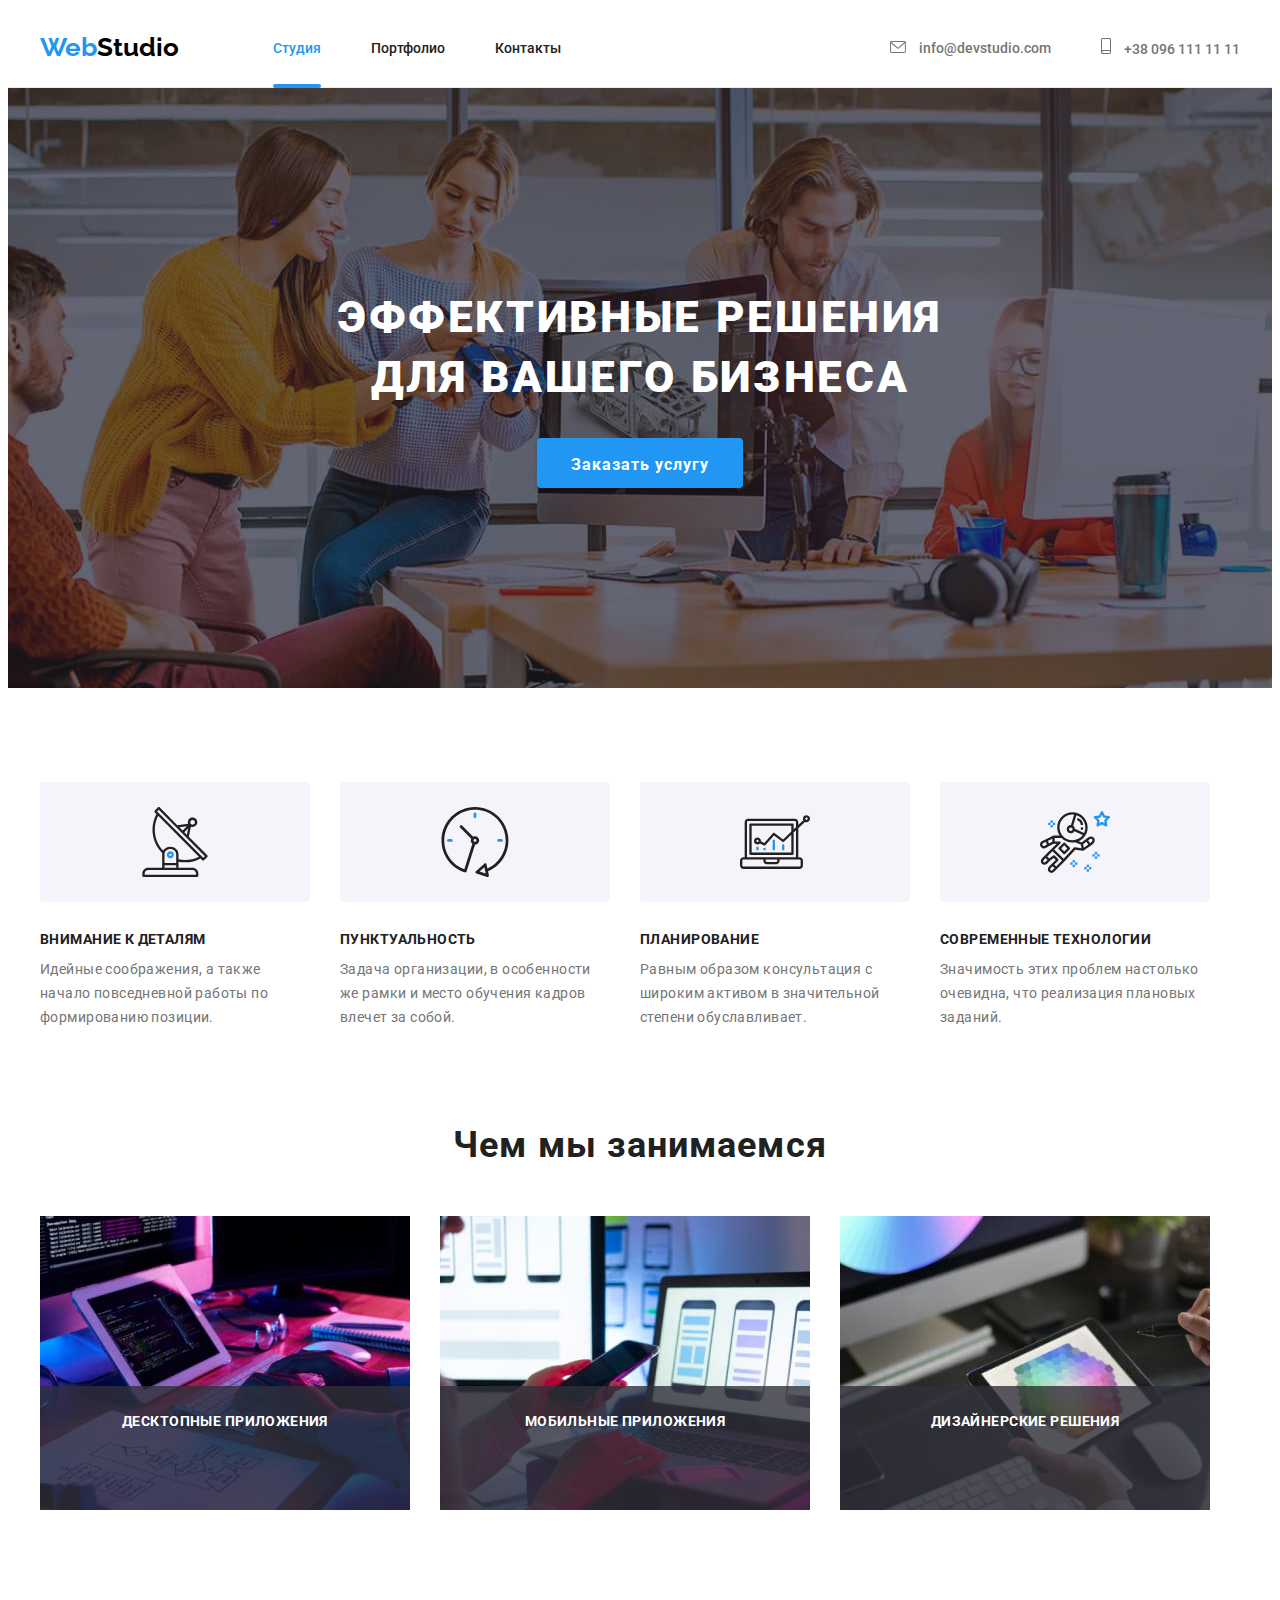
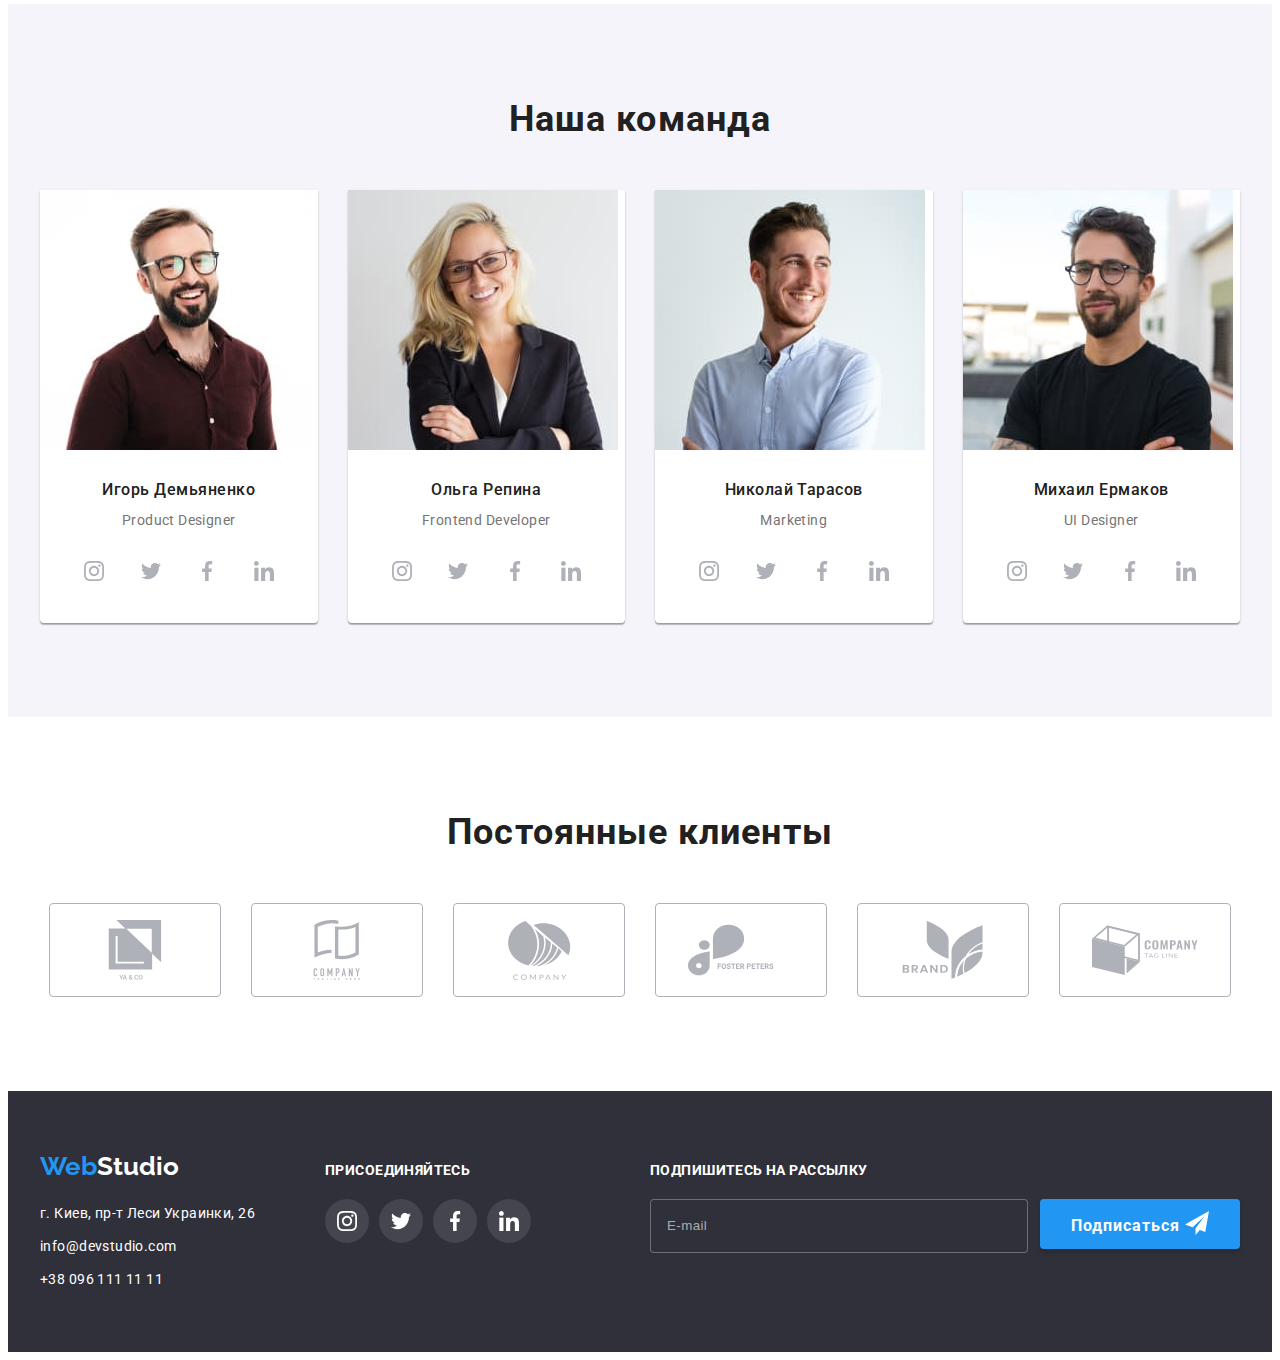
<file: index.html>
<!DOCTYPE html>
<html lang="ru">
  <head>
    <meta charset="UTF-8" />
    <meta http-equiv="X-UA-Compatible" content="IE=edge" />
    <meta name="viewport" content="width=device-width, initial-scale=1.0" />
    <title>Shvec_ES_Homework7</title>
    <link
      rel="stylesheet"
      href="https://cdnjs.cloudflare.com/ajax/libs/modern-normalize/1.0.0/modern-normalize.min.css"
      integrity="sha512-ISS7cAi1PEhQ8jnbJpJZMd29NlhNj4AWYyLOSp2CE/CsHxTCu+r+t0D2yoJudVrd0/8fTVPUVDzY5Tvli75u/g=="
      crossorigin="anonymous"
    />
    <link rel="preconnect" href="https://fonts.gstatic.com" />
    <link
      href="https://fonts.googleapis.com/css2?family=Raleway:wght@700&family=Roboto:wght@400;500;700;900&display=swap"
      rel="stylesheet"
    />
    <link rel="stylesheet" href="./css/main.min.css" />
  </head>
  <body>
    <!--Шапка-->
    <header class="header">
      <div class="container header__container">
        <nav class="header__nav">
          <!-- Логотип -->
          <a class="logo header__logo" href="index.html"
            ><span class="logo__web">Web</span>Studio</a
          >
          <!-- Навигация сайта -->
          <ul class="site-nav list">
            <li class="site-nav__item">
              <a class="site-nav__link site-nav__link_current" href="index.html">Студия</a>
            </li>
            <li class="site-nav__item"><a class="site-nav__link" href="./portfolio.html">Портфолио</a></li>
            <li class="site-nav__item"><a class="site-nav__link" href="">Контакты</a></li>
          </ul>
        </nav>
        <!-- Контакты -->
        <ul class="auth-nav list">
          <li class="auth-nav__item">
            <a class="auth-nav__link" href="mailto:info@devstudio.com">
              <svg class="auth-nav__icon" width="16px" height="12px">
                <use href="./images/sprite.svg#icon-envelope"></use>
              </svg>
              info@devstudio.com</a>
          </li>
          <li class="auth-nav__item">
            <a class="auth-nav__link" href="tel:+380961111111">
              <svg class="auth-nav__icon" width="10px" height="16px">
                <use href="./images/sprite.svg#icon-smartphone"></use>
              </svg>
              +38 096 111 11 11</a>
          </li>
        </ul>
      </div>
    </header>

    <main>
      <!--Герой-->
      <section class="hero">
        <h1 class="hero__title">
          Эффективные решения <br />
          для вашего бизнеса
        </h1>
        <button class="button hero__button_position" type="button" data-modal-open>Заказать услугу</button>
      </section>

      <!--Особенности-->
      <section class="section-spec">
        <div class="container">
          <h2 class="visually-hidden">Особенности</h2>
          <ul class="features list">
            <li class="features__item">
              <div class="features__decorations">
                <svg class="features__icon">
                  <use href="./images/sprite.svg#icon-antenna"></use>
                </svg>
              </div>
              <h3 class="features__title">Внимание к деталям</h3>
              <p class="features__text">
                Идейные соображения, а также начало повседневной работы по
                формированию позиции.
              </p>
            </li>
            <li class="features__item">
              <div class="features__decorations">
                <svg class="features__icon">
                  <use href="./images/sprite.svg#icon-clock"></use>
                </svg>
              </div>
              <h3 class="features__title">Пунктуальность</h3>
              <p class="features__text">
                Задача организации, в особенности же рамки и место обучения
                кадров влечет за собой.
              </p>
            </li>
            <li class="features__item">
              <div class="features__decorations">
                <svg class="features__icon">
                  <use href="./images/sprite.svg#icon-diagram"></use>
                </svg>
              </div>
              <h3 class="features__title">Планирование</h3>
              <p class="features__text">
                Равным образом консультация с широким активом в значительной
                степени обуславливает.
              </p>
            </li>
            <li class="features__item">
              <div class="features__decorations">
                <svg class="features__icon">
                  <use href="./images/sprite.svg#icon-astronaut"></use>
                </svg>
              </div>
              <h3 class="features__title">Современные технологии</h3>
              <p class="features__text">
                Значимость этих проблем настолько очевидна, что реализация
                плановых заданий.
              </p>
            </li>
          </ul>
        </div>
      </section>

      <!--Чем мы занимаемся-->
      <section class="section">
        <div class="container">
          <h2 class="section__title">Чем мы занимаемся</h2>
            <ul class="work-list list">
                <li class="work-list__item">
                <img
                    src="./images/main-page/box1.jpg"
                    alt="Набор текста на клавиатуре"
                    width="370"
                    height="294"
                />
                <p class="work-list__text">Десктопные приложения</p>
                </li>
                <li class="work-list__item">
                <img
                    src="./images/main-page/box2.jpg"
                    alt="Набор текста с телефона на ноутбук"
                    width="370"
                    height="294"
                />
                <p class="work-list__text">Мобильные приложения</p>
                </li>
                <li class="work-list__item">
                <img
                    src="./images/main-page/box3.jpg"
                    alt="Рисование на планшете"
                    width="370"
                    height="294"
                />
                <p class="work-list__text">Дизайнерские решения</p>
                </li>
            </ul>
        </div>
      </section>

      <!--Наша команда-->
      <section class="section section_bgc_darkened">
        <div class="container">
          <h2 class="section__title">Наша команда</h2>
          <ul class="team-list list">
            <li class="team-list__item">
              <img
                src="./images/main-page/img1.jpg"
                alt="Член команды"
                width="270"
                height="260"
              />
              <div class="team-list__description">
                <h3 class="team-list__title">Игорь Демьяненко</h3>
                <p class="team-list__text" lang="en">Product Designer</p>
                <ul class="team-social-list list">
                  <li class="team-social-list__item">
                    <a class="team-social-list__link" href="">
                      <svg class="team-social-list__icon">
                        <use href="./images/sprite.svg#icon-instagram"></use>
                      </svg>
                    </a>
                  </li>
                  <li class="team-social-list__item">
                    <a class="team-social-list__link" href="">
                      <svg class="team-social-list__icon">
                        <use href="./images/sprite.svg#icon-twitter"></use>
                      </svg>
                    </a>
                  </li>
                  <li class="team-social-list__item">
                    <a class="team-social-list__link" href="">
                      <svg class="team-social-list__icon">
                        <use href="./images/sprite.svg#icon-facebook"></use>
                      </svg>
                    </a>
                  </li>
                  <li class="team-social-list__item">
                    <a class="team-social-list__link" href="">
                      <svg class="team-social-list__icon">
                        <use href="./images/sprite.svg#icon-linkedin"></use>
                      </svg>
                    </a>
                  </li>
                </ul>
            </div>
            </li>
            <li class="team-list__item">
              <img
                src="./images/main-page/img2.jpg"
                alt="Член команды"
                width="270"
                height="260"
              />
              <div class="team-list__description">
                <h3 class="team-list__title">Ольга Репина</h3>
                <p class="team-list__text" lang="en">Frontend Developer</p>
                <ul class="team-social-list list">
                  <li class="team-social-list__item">
                    <a class="team-social-list__link" href="">
                      <svg class="team-social-list__icon">
                        <use href="./images/sprite.svg#icon-instagram"></use>
                      </svg>
                    </a>
                  </li>
                  <li class="team-social-list__item">
                    <a class="team-social-list__link" href="">
                      <svg class="team-social-list__icon">
                        <use href="./images/sprite.svg#icon-twitter"></use>
                      </svg>
                    </a>
                  </li>
                  <li class="team-social-list__item">
                    <a class="team-social-list__link" href="">
                      <svg class="team-social-list__icon">
                        <use href="./images/sprite.svg#icon-facebook"></use>
                      </svg>
                    </a>
                  </li>
                  <li class="team-social-list__item">
                    <a class="team-social-list__link" href="">
                      <svg class="team-social-list__icon">
                        <use href="./images/sprite.svg#icon-linkedin"></use>
                      </svg>
                    </a>
                  </li>
                </ul>
              </div>
            </li>
            <li class="team-list__item">
              <img
                src="./images/main-page/img3.jpg"
                alt="Член команды"
                width="270"
                height="260"
              />
              <div class="team-list__description">
                <h3 class="team-list__title">Николай Тарасов</h3>
                <p class="team-list__text" lang="en">Marketing</p>
                <ul class="team-social-list list">
            <li class="team-social-list__item">
              <a class="team-social-list__link" href="">
                <svg class="team-social-list__icon">
                  <use href="./images/sprite.svg#icon-instagram"></use>
                </svg>
              </a>
            </li>
            <li class="team-social-list__item">
              <a class="team-social-list__link" href="">
                <svg class="team-social-list__icon">
                  <use href="./images/sprite.svg#icon-twitter"></use>
                </svg>
              </a>
            </li>
            <li class="team-social-list__item">
              <a class="team-social-list__link" href="">
                <svg class="team-social-list__icon">
                  <use href="./images/sprite.svg#icon-facebook"></use>
                </svg>
              </a>
            </li>
            <li class="team-social-list__item">
              <a class="team-social-list__link" href="">
                <svg class="team-social-list__icon">
                  <use href="./images/sprite.svg#icon-linkedin"></use>
                </svg>
              </a>
            </li>
          </ul>
              </div>
            </li>
            <li class="team-list__item">
              <img
                src="./images/main-page/img4.jpg"
                alt="Член команды"
                width="270"
                height="260"
              />
              <div class="team-list__description">
                <h3 class="team-list__title">Михаил Ермаков</h3>
                <p class="team-list__text" lang="en">UI Designer</p>
                <ul class="team-social-list list">
                  <li class="team-social-list__item">
                    <a class="team-social-list__link" href="">
                      <svg class="team-social-list__icon">
                        <use href="./images/sprite.svg#icon-instagram"></use>
                      </svg>
                    </a>
                  </li>
                  <li class="team-social-list__item">
                    <a class="team-social-list__link" href="">
                      <svg class="team-social-list__icon">
                        <use href="./images/sprite.svg#icon-twitter"></use>
                      </svg>
                    </a>
                  </li>
                  <li class="team-social-list__item">
                    <a class="team-social-list__link" href="">
                      <svg class="team-social-list__icon">
                        <use href="./images/sprite.svg#icon-facebook"></use>
                      </svg>
                    </a>
                  </li>
                  <li class="team-social-list__item">
                    <a class="team-social-list__link" href="">
                      <svg class="team-social-list__icon">
                        <use href="./images/sprite.svg#icon-linkedin"></use>
                      </svg>
                    </a>
                  </li>
                </ul>
              </div>
            </li>
          </ul>
          
        </div>
      </section>
    </main>

    <!--Постоянные клиенты-->
    <section class="section">
      <div class="container">
        <h2 class="section__title">Постоянные клиенты</h2>
        <ul class="clients-list list">
          <li class="clients-list__item">
            <a class="clients-list__link" href="">
              <svg class="clients-list__icon">
                <use href="./images/sprite.svg#icon-company1"></use>
              </svg>
            </a>
          </li>
          <li class="clients-list__item">
            <a class="clients-list__link" href="">
              <svg class="clients-list__icon">
                <use href="./images/sprite.svg#icon-company2"></use>
              </svg>
            </a>
          </li>
          <li class="clients-list__item">
            <a class="clients-list__link" href="">
              <svg class="clients-list__icon">
                <use href="./images/sprite.svg#icon-company3"></use>
              </svg>
            </a>
          </li>
          <li class="clients-list__item">
            <a class="clients-list__link" href="">
              <svg class="clients-list__icon">
                <use href="./images/sprite.svg#icon-company4"></use>
              </svg>
            </a>
          </li>
          <li class="clients-list__item">
            <a class="clients-list__link" href="">
              <svg class="clients-list__icon">
                <use href="./images/sprite.svg#icon-company5"></use>
              </svg>
            </a>
          </li>
          <li class="clients-list__item">
            <a class="clients-list__link" href="">
              <svg class="clients-list__icon">
                <use href="./images/sprite.svg#icon-company6"></use>
              </svg>
            </a>
          </li>
        </ul>
      </div>
    </section>

    <!--Футер-->
    <footer class="footer">
      <div class="container footer__container">
        <div class="footer__contacts">
          <a class="logo footer__logo" href="index.html"
            ><span class="logo__web">Web</span>Studio</a
          >
          <address>
            <p class="address">г. Киев, пр-т Леси Украинки, 26</p>
            <ul class="contacts-list list">
              <li class="contacts-list__item"><a class="contacts-list__link" href="mailto:info@devstudio.com">info@devstudio.com</a></li>
              <li class="contacts-list__item"><a class="contacts-list__link" href="tel:+380961111111">+38 096 111 11 11</a></li>
            </ul>
          </address>
        </div>
        <div class="join">
          <p class="join__text">Присоединяйтесь</p>
          <ul class="join-social-list list">
            <li class="join-social-list__item">
              <a class="join-social-list__link" href="">
                <svg class="join-social-list__icon">
                  <use href="./images/sprite.svg#icon-instagram"></use>
                </svg>
              </a>
            </li>
            <li class="join-social-list__item">
              <a class="join-social-list__link" href="">
                <svg class="join-social-list__icon">
                  <use href="./images/sprite.svg#icon-twitter"></use>
                </svg>
              </a>
            </li>
            <li class="join-social-list__item">
              <a class="join-social-list__link" href="">
                <svg class="join-social-list__icon">
                  <use href="./images/sprite.svg#icon-facebook"></use>
                </svg>
              </a>
            </li>
            <li class="join-social-list__item">
              <a class="join-social-list__link" href="">
                <svg class="join-social-list__icon">
                  <use href="./images/sprite.svg#icon-linkedin"></use>
                </svg>
              </a>
            </li>
          </ul>
        </div>
        <div class="subscribe">
          <p class="subscribe__text">Подпишитесь на рассылку</p>
          <form class="subscribe-form">
            <input class="subscribe-form__input" type="email" name="E-mail" placeholder="E-mail" />
            <button class="button subscribe-form__button_position" type="submit">Подписаться
              <svg class="subscribe-form__icon">
                <use href="./images/sprite.svg#icon-send"></use>
              </svg>
            </button>
          </form>
        </div>
      </div>
    </footer>
    <!-- Модальное окно -->
    <div class="backdrop is-hidden" data-modal>
      <div class="modal-window">
        <button class="modal-window__close-button" type="button" data-modal-close>
          <svg class="modal-window__close-button-icon" width="18px"
  height="18px">
            <use href="./images/sprite.svg#icon-close-btn"></use>
          </svg>
        </button>
        <p class="modal-text">Оставьте свои данные, мы вам перезвоним</p>
        <form class="modal-form" autocomplete="off">
          <label class="modal-form__label"><span class="modal-form__text">Имя</span>
            <span class="modal-form__thumb">
              <input class="modal-form__input" type="text" name="user-name" minlength="3" required/>
              <svg class="modal-form__icon">
                <use href="./images/sprite.svg#icon-person"></use>
              </svg>
            </span>
          </label>
          <label class="modal-form__label"><span class="modal-form__text">Телефон</span>
            <span class="modal-form__thumb">
              <input class="modal-form__input" type="tel" name="user-tel" required/>
              <svg class="modal-form__icon">
                <use href="./images/sprite.svg#icon-phone"></use>
              </svg>
            </span>  
          </label>
          <label class="modal-form__label"><span class="modal-form__text">Почта</span>
            <span class="modal-form__thumb">
              <input class="modal-form__input" type="email" name="user-email" />
              <svg class="modal-form__icon">
                <use href="./images/sprite.svg#icon-email"></use>
              </svg>
            </span>  
          </label>
          <label class="modal-form__label"><span class="modal-form__text">Комментарии</span>
            <textarea class="modal-form__textarea" name="user-comments" placeholder="Введите текст"></textarea>
            </label>
          <label class="modal-form__agree">
            <input class="modal-form__checkbox visually-hidden" type="checkbox" name="agreemant" required/>
            <span class="modal-form__icon-check"></span>
            Соглашаюсь с рассылкой и принимаю <a class="modal-form__agree-lihk" href="">Условия договора</a>
          </label>
          <button class="button modal-form__button_position" type="submit">Отправить</button>
        </form>
      </div>
    </div>
    <script src="./js/modal.js"></script>
  </body>
</html>
</file>
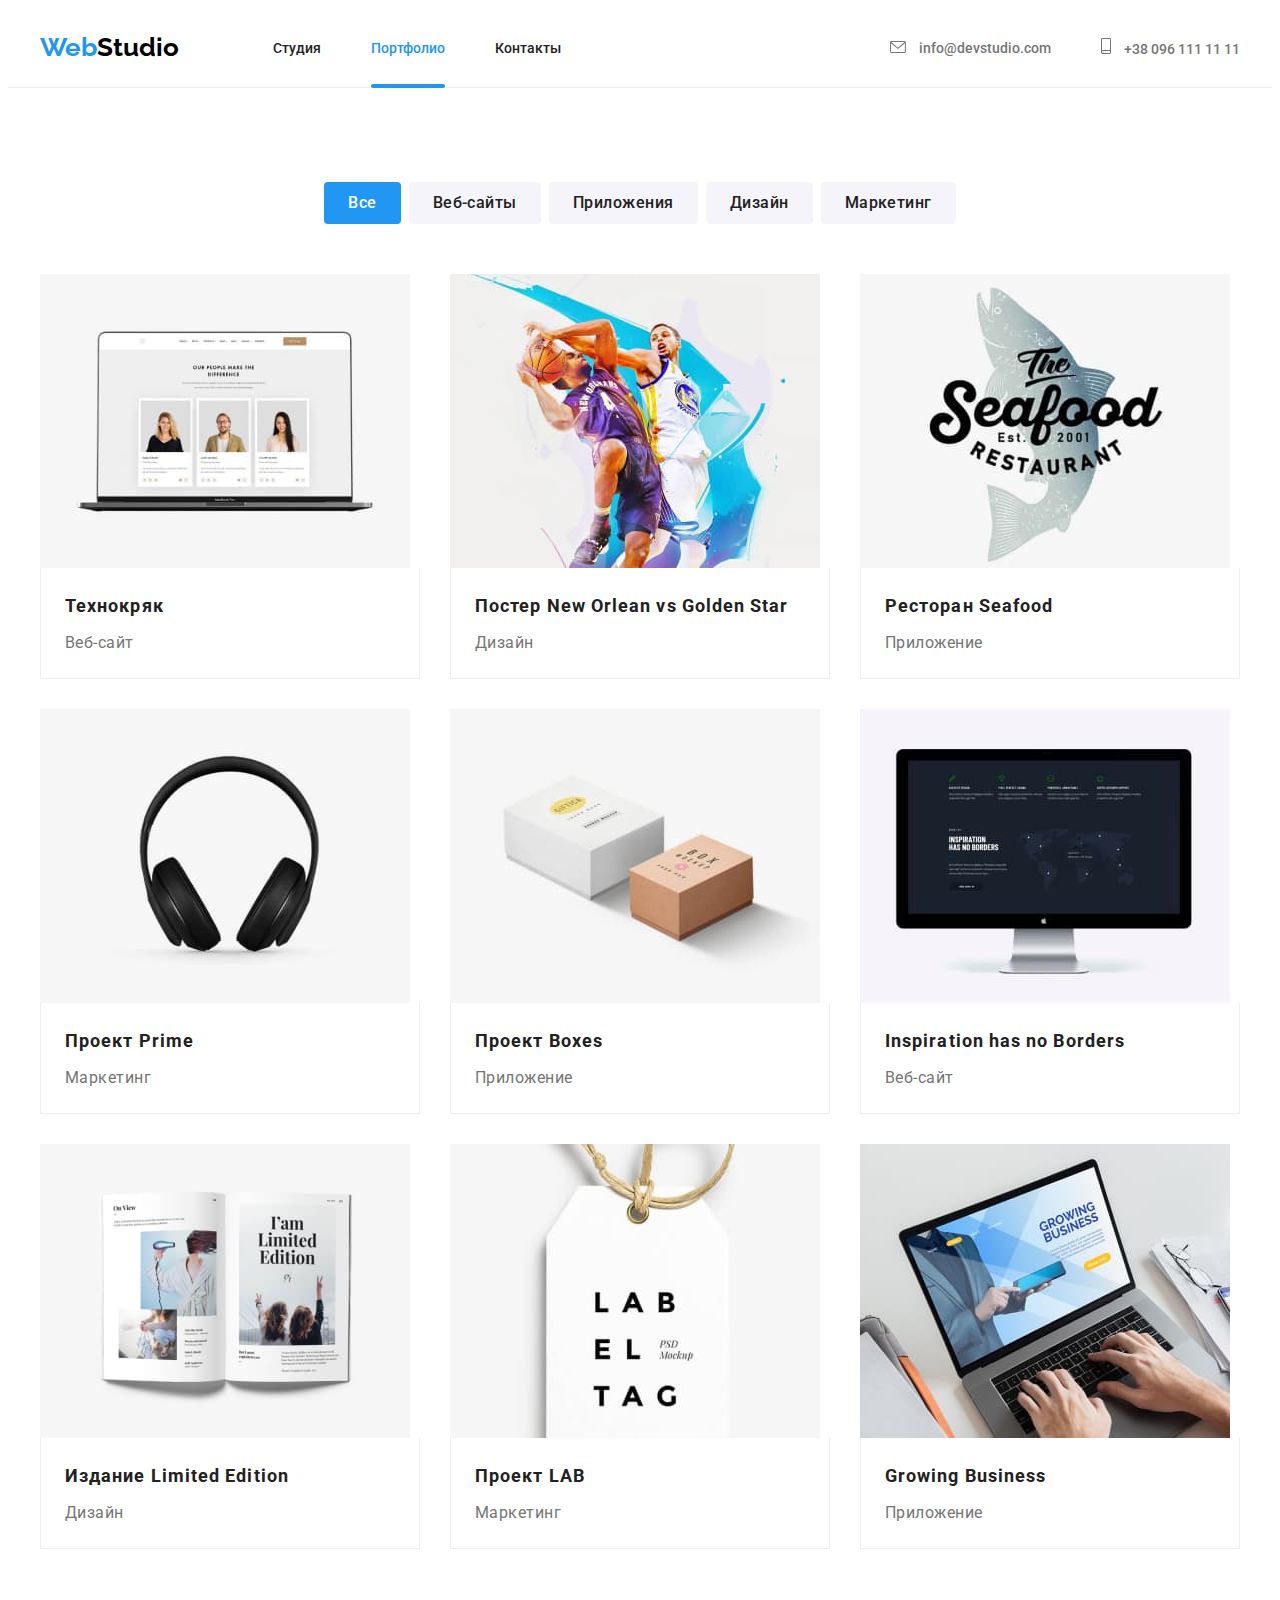
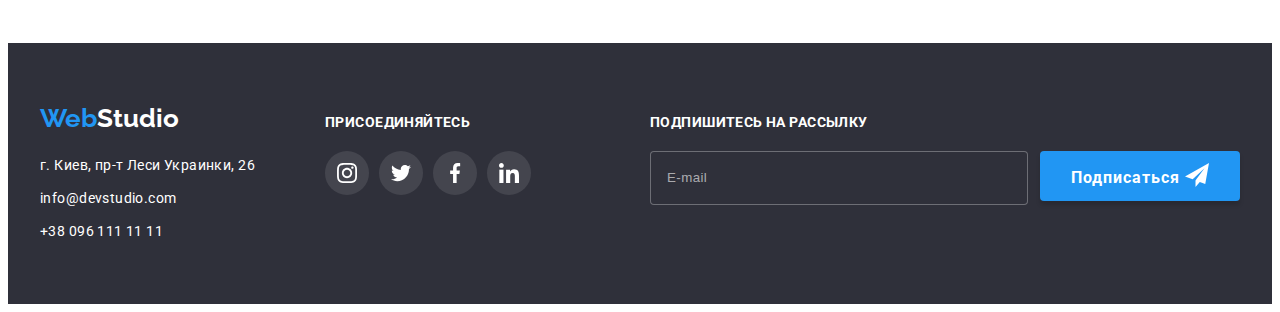
<file: portfolio.html>
<!DOCTYPE html>
<html lang="ru">

    <head>
        <meta charset="UTF-8">
        <meta http-equiv="X-UA-Compatible" content="IE=edge">
        <meta name="viewport" content="width=device-width, initial-scale=1.0">
        <title>Shvec_ES_Homework7</title>
        <link rel="stylesheet" href="https://cdnjs.cloudflare.com/ajax/libs/modern-normalize/1.0.0/modern-normalize.min.css"
            integrity="sha512-ISS7cAi1PEhQ8jnbJpJZMd29NlhNj4AWYyLOSp2CE/CsHxTCu+r+t0D2yoJudVrd0/8fTVPUVDzY5Tvli75u/g=="
            crossorigin="anonymous" />
        <link rel="preconnect" href="https://fonts.gstatic.com">
        <link href="https://fonts.googleapis.com/css2?family=Raleway:wght@700&family=Roboto:wght@400;500;700;900&display=swap"
            rel="stylesheet">
        <link rel="stylesheet" href="./css/main.min.css">

    </head>

    <body>
        <!--Шапка-->
        <header class="header">
            <div class="container header__container">
                <!-- Лого -->
                <nav class="header__nav">
                    <a class="logo header__logo" href="index.html">
                        <span class="logo__web">Web</span>Studio</a>
                <!-- Навигация сайта -->
                    <ul class="site-nav list">
                        <li class="site-nav__item"><a class="site-nav__link" href="index.html">Студия</a></li>
                        <li class="site-nav__item"><a class="site-nav__link site-nav__link_current" href="./portfolio.html">Портфолио</a></li>
                        <li class="site-nav__item"><a class="site-nav__link" href="">Контакты</a></li>
                    </ul>
                </nav> 
                    <!--Контакты  -->
                <ul class="auth-nav list">
                    <li class="auth-nav__item">
                        <a class="auth-nav__link" href="mailto:info@devstudio.com">
                            <svg class="auth-nav__icon" width="16px" height="12px">
                                <use href="./images/sprite.svg#icon-envelope"></use>
                            </svg>
                            info@devstudio.com</a>
                    </li>
                    <li class="auth-nav__item">
                        <a class="auth-nav__link" href="tel:+380961111111">
                            <svg class="auth-nav__icon" width="10px" height="16px">
                                <use href="./images/sprite.svg#icon-smartphone"></use>
                            </svg>
                            +38 096 111 11 11</a>
                    </li>
                </ul>
            </div>
        </header>

        <main>
            <section class="section">
                <div class="container">
                    <h1 class="visually-hidden">Портфолио</h1>
                    <!--Фильтр кнопок-->
                    <ul class="filter-list list">
                        <li class="filter-list__item"><button class="filter-list__button filter-list__button_active" type="button">Все</button></li>
                        <li class="filter-list__item"><button class="filter-list__button" type="button">Веб-сайты</button></li>
                        <li class="filter-list__item"><button class="filter-list__button" type="button">Приложения</button></li>
                        <li class="filter-list__item"><button class="filter-list__button" type="button">Дизайн</button></li>
                        <li class="filter-list__item"><button class="filter-list__button" type="button">Маркетинг</button></li>
                    </ul>
                    <!--Примеры работ-->
                    <ul class="examples-list list">
                        <li class="examples-list__item">
                            <a class="examples-list__link" href="">
                            <div class="examples-list__overlay">
                                <img src="./images/portfolio/work1.jpg" alt="Пример работы" width="370" height="294">
                                <div class="overlay">
                                <p class="overlay__text">Технокряк это современная площадка распространения коронавируса. Компании используют эту
                                    платформу для цифрового
                                    шпионажа и атак на защищённые сервера конкурентов.</p>
                                </div>
                            </div>
                            <div class="examples-list__description">
                                <h2 class="examples-list__title">Технокряк</h2>
                                <p class="examples-list__text">Веб-сайт</p>
                            </div>
                            </a>
                        </li>
                        <li class="examples-list__item">
                            <a class="examples-list__link" href="">
                            <div class="examples-list__overlay">
                                <img src="./images/portfolio/work2.jpg" alt="Пример работы" width="370" height="294">
                                <div class="overlay">
                                    <p class="overlay__text">Технокряк это современная площадка распространения коронавируса. Компании используют эту
                                        платформу для цифрового
                                        шпионажа и атак на защищённые сервера конкурентов.</p>
                                </div>
                            </div>
                            <div class="examples-list__description">
                                <h2 class="examples-list__title">Постер New Orlean vs Golden Star</h2>
                                <p class="examples-list__text">Дизайн</p>
                            </div>
                            </a>
                        </li>
                        <li class="examples-list__item">
                            <a class="examples-list__link" href="">
                            <div class="examples-list__overlay">
                                <img src="./images/portfolio/work3.jpg" alt="Пример работы" width="370" height="294">
                                <div class="overlay">
                                    <p class="overlay__text">Технокряк это современная площадка распространения коронавируса. Компании используют эту
                                        платформу для цифрового
                                        шпионажа и атак на защищённые сервера конкурентов.</p>
                                </div>
                            </div>
                            <div class="examples-list__description">
                               <h2 class="examples-list__title">Ресторан Seafood</h2>
                               <p class="examples-list__text">Приложение</p> 
                            </div>
                            </a>
                        </li>
                        <li class="examples-list__item">
                            <a class="examples-list__link" href="">
                            <div class="examples-list__overlay">
                                <img src="./images/portfolio/work4.jpg" alt="Пример работы" width="370" height="294">
                                <div class="overlay">
                                    <p class="overlay__text">Технокряк это современная площадка распространения коронавируса. Компании используют эту
                                        платформу для цифрового
                                        шпионажа и атак на защищённые сервера конкурентов.</p>
                                </div>
                            </div>
                            <div class="examples-list__description">
                                <h2 class="examples-list__title">Проект Prime</h2>
                                <p class="examples-list__text">Маркетинг</p>
                            </div>
                            </a>
                        </li>
                        <li class="examples-list__item">
                            <a class="examples-list__link" href="">
                            <div class="examples-list__overlay">
                                <img src="./images/portfolio/work5.jpg" alt="Пример работы" width="370" height="294">
                                <div class="overlay">
                                    <p class="overlay__text">Технокряк это современная площадка распространения коронавируса. Компании используют эту
                                        платформу для цифрового
                                        шпионажа и атак на защищённые сервера конкурентов.</p>
                                </div>
                            </div>
                            <div class="examples-list__description">
                                <h2 class="examples-list__title">Проект Boxes</h2>
                                <p class="examples-list__text">Приложение</p>
                            </div>
                            </a>
                        </li>
                        <li class="examples-list__item">
                            <a class="examples-list__link" href="">
                            <div class="examples-list__overlay">
                                <img src="./images/portfolio/work6.jpg" alt="Пример работы" width="370" height="294">
                                <div class="overlay">
                                    <p class="overlay__text">Технокряк это современная площадка распространения коронавируса. Компании используют эту
                                        платформу для цифрового
                                        шпионажа и атак на защищённые сервера конкурентов.</p>
                                </div>
                            </div>
                            <div class="examples-list__description">
                                <h2 class="examples-list__title">Inspiration has no Borders</h2>
                                <p class="examples-list__text">Веб-сайт</p>
                            </div>
                            </a>
                        </li>
                        <li class="examples-list__item">
                            <a class="examples-list__link" href="">
                            <div class="examples-list__overlay">
                                <img src="./images/portfolio/work7.jpg" alt="Пример работы" width="370" height="294">
                                <div class="overlay">
                                    <p class="overlay__text">Технокряк это современная площадка распространения коронавируса. Компании используют эту
                                        платформу для цифрового
                                        шпионажа и атак на защищённые сервера конкурентов.</p>
                                </div>
                            </div>
                            <div class="examples-list__description">
                                <h2 class="examples-list__title">Издание Limited Edition</h2>
                                <p class="examples-list__text">Дизайн</p>
                            </div>
                            </a>
                        </li>
                        <li class="examples-list__item">
                            <a class="examples-list__link" href="">
                            <div class="examples-list__overlay">
                                <img src="./images/portfolio/work8.jpg" alt="Пример работы" width="370" height="294">
                                <div class="overlay">
                                    <p class="overlay__text">Технокряк это современная площадка распространения коронавируса. Компании используют эту
                                        платформу для цифрового
                                        шпионажа и атак на защищённые сервера конкурентов.</p>
                                </div>
                            </div>
                            <div class="examples-list__description">
                                <h2 class="examples-list__title">Проект LAB</h2>
                                <p class="examples-list__text">Маркетинг</p>
                            </div>
                            </a>
                        </li>
                        <li class="examples-list__item">
                            <a class="examples-list__link" href="">
                            <div class="examples-list__overlay">
                                <img src="./images/portfolio/work9.jpg" alt="Пример работы" width="370" height="294">
                                <div class="overlay">
                                    <p class="overlay__text">Технокряк это современная площадка распространения коронавируса. Компании используют эту
                                        платформу для цифрового
                                        шпионажа и атак на защищённые сервера конкурентов.</p>
                                </div>
                            </div>
                            <div class="examples-list__description">
                                <h2 class="examples-list__title">Growing Business</h2>
                                <p class="examples-list__text">Приложение</p>
                            </div>
                            </a>
                        </li>
                    </ul>
                </div>
            </section>
        </main>

        <!--Футер-->
        <footer class="footer">
            <div class="container footer__container">
                <div class="footer__contacts">
                    <a class="logo footer__logo" href="index.html">
                        <span class="logo__web">Web</span>Studio</a>
                    <address>
                        <p class="address">г. Киев, пр-т Леси Украинки, 26</p>
                        <ul class="contacts-list list">
                            <li class="contacts-list__item"><a class="contacts-list__link"
                                    href="mailto:info@devstudio.com">info@devstudio.com</a></li>
                            <li class="contacts-list__item"><a class="contacts-list__link" href="tel:+380961111111">+38 096 111 11 11</a></li>
                        </ul>
                    </address>
                </div>
                <div class="join">
                    <p class="join__text">Присоединяйтесь</p>
                    <ul class="join-social-list list">
                        <li class="join-social-list__item">
                            <a class="join-social-list__link" href="">
                                <svg class="join-social-list__icon">
                                    <use href="./images/sprite.svg#icon-instagram"></use>
                                </svg>
                            </a>
                        </li>
                        <li class="join-social-list__item">
                            <a class="join-social-list__link" href="">
                                <svg class="join-social-list__icon">
                                    <use href="./images/sprite.svg#icon-twitter"></use>
                                </svg>
                            </a>
                        </li>
                        <li class="join-social-list__item">
                            <a class="join-social-list__link" href="">
                                <svg class="join-social-list__icon">
                                    <use href="./images/sprite.svg#icon-facebook"></use>
                                </svg>
                            </a>
                        </li>
                        <li class="join-social-list__item">
                            <a class="join-social-list__link" href="">
                                <svg class="join-social-list__icon">
                                    <use href="./images/sprite.svg#icon-linkedin"></use>
                                </svg>
                            </a>
                        </li>
                    </ul>
                </div>
                <div class="subscribe">
                    <p class="subscribe__text">Подпишитесь на рассылку</p>
                         <form class="subscribe-form">
                                <input class="subscribe-form__input" type="email" name="E-mail" placeholder="E-mail"/>
                                <button class="button subscribe-form__button_position" type="submit">Подписаться
                                    <svg class="subscribe-form__icon">
                                        <use href="./images/sprite.svg#icon-send"></use>
                                    </svg>
                                </button>
                        </form>
                </div>
            </div>
        </footer>
    </body>
</html>
</file>
<file: css/main.min.css>
:root{--primary-text-color: #212121;--text-color: #757575;--accent-color: #2196f3;--black-color: #000000;--white-color: #ffffff;--footer-bg-color: #2f303a;--bg-decorations: #f5f4fa;--icon-color: #afb1b8;--transition-functions: 250ms cubic-bezier(0.4, 0, 0.2, 1)}.visually-hidden{position:absolute;width:1px;height:1px;margin:-1px;border:0;padding:0;white-space:nowrap;clip-path:inset(100%);clip:rect(0 0 0 0);overflow:hidden}.is-hidden{opacity:0;visibility:hidden;pointer-events:none}h1,h2,h3,h4,h5,h6,p{margin-top:0;margin-bottom:0}ul{margin-top:0;margin-bottom:0;padding-left:0}img{display:block;max-width:100%}body{color:var(--primary-text-color);background-color:var(--white-color);font-family:Roboto, sans-serif}.list{list-style:none}.container{margin-left:auto;margin-right:auto;padding-left:15px;padding-right:15px;width:1200px}.section{padding:94px 0}.section__title{margin-bottom:50px;font-size:36px;line-height:1.17;text-align:center;letter-spacing:0.03em}.section-spec{padding-top:94px}.button{min-width:200px;height:50px;font-family:inherit;font-weight:700;font-size:16px;line-height:1.87;letter-spacing:0.06em;color:var(--white-color);background-color:var(--accent-color);border-radius:4px;border-color:transparent;box-shadow:0px 4px 4px rgba(0,0,0,0.15);cursor:pointer;transition:background-color var(--transition-functions)}.button:hover,.button:focus{background-color:#188ce8}.logo{font-family:Raleway, sans-serif;font-weight:700;font-size:26px;text-decoration:none}.logo__web{color:var(--accent-color)}.header__logo{margin-right:94px;padding-top:24px;padding-bottom:24px;color:var(--black-color);line-height:1.2}.footer__logo{display:inline-block;margin-bottom:20px;color:var(--white-color);line-height:1.19}.backdrop{position:fixed;top:0;left:0;width:100%;height:100%;background-color:rgba(0,0,0,0.2);transition:opacity var(--transition-functions),visibility var(--transition-functions);z-index:100}.modal-window{position:absolute;top:50%;left:50%;transform:translate(-50%, -50%);min-width:528px;min-height:581px;padding:40px;background-color:var(--white-color)}.modal-window__close-button{position:absolute;top:8px;right:8px;width:30px;height:30px;padding:0;background-color:transparent;border:1px solid rgba(0,0,0,0.1);border-radius:50%;cursor:pointer;transition:fill var(--transition-functions)}.modal-window__close-button:focus{outline:none}.modal-window__close-button-icon{display:flex;align-items:center;margin-right:auto;margin-left:auto}.modal-window__close-button:hover .modal-window__close-button-icon,.modal-window__close-button:focus .modal-window__close-button-icon{fill:var(--accent-color)}.modal-text{margin-bottom:12px;font-weight:700;font-size:20px;line-height:1.15;text-align:center;letter-spacing:0.03em;color:var(--primary-text-color)}.modal-form{width:448px}.modal-form__label{display:block;margin-bottom:10px;font-size:12px;line-height:1.17;letter-spacing:0.01em;color:var(--text-color)}.modal-form__text{display:block;margin-bottom:4px}.modal-form__input{width:100%;height:40px;padding-left:42px;border:1px solid rgba(33,33,33,0.2);border-radius:4px;transition:border var(--transition-functions)}.modal-form__input:focus{border:1px solid var(--accent-color);outline:none}.modal-form__thumb{position:relative;display:block}.modal-form__icon{position:absolute;top:50%;left:12px;transform:translateY(-50%);width:18px;height:18px;fill:var(--primary-text-color);transition:fill var(--transition-functions)}.modal-form__input:focus+.modal-form__icon{fill:var(--accent-color)}.modal-form__textarea{width:100%;height:120px;padding:12px 16px;margin-bottom:20px;font-size:12px;line-height:1.17;letter-spacing:0.01em;color:var(--primary-text-color);border:1px solid rgba(33,33,33,0.2);border-radius:4px;resize:none;transition:border var(--transition-functions)}.modal-form__textarea::placeholder{color:rgba(117,117,117,0.5)}.modal-form__textarea:focus{border:1px solid var(--accent-color);outline:none}.modal-form__agree{display:block;margin-bottom:30px;font-size:14px;line-height:1.71;letter-spacing:0.03em;color:var(--text-color)}.modal-form__icon-check{display:inline-block;vertical-align:middle;width:16px;height:15px;border:2px solid var(--primary-text-color);border-radius:4px;cursor:pointer;transition:border var(--transition-functions)}.modal-form__checkbox:checked+.modal-form__icon-check{border-color:var(--accent-color);background-color:var(--accent-color);background-image:url("../images/check.svg");background-size:contain;background-origin:border-box}.modal-form__checkbox:focus+.modal-form__icon-check{border:2px solid var(--accent-color);border-radius:4px}.modal-form__agree-lihk{color:var(--accent-color)}.modal-form__button_position{display:block;margin-left:auto;margin-right:auto}.header{border-bottom:1px solid #ececec}.header__container{display:flex;align-items:center}.header__nav{display:flex;align-items:center}.site-nav{display:flex}.site-nav__item:not(:last-child){margin-right:50px}.site-nav__link{padding-top:32px;padding-bottom:32px;color:var(--primary-text-color);font-weight:500;font-size:14px;line-height:1.14;text-decoration:none;transition:color var(--transition-functions)}.site-nav__link:hover,.site-nav__link:focus{color:var(--accent-color);outline:none}.site-nav__link_current{position:relative;color:var(--accent-color)}.site-nav__link_current::after{content:"";position:absolute;left:0;bottom:0;display:block;width:100%;height:4px;background-color:var(--accent-color);border-radius:2px}.auth-nav{display:flex;margin-left:auto}.auth-nav__item+.auth-nav__item{margin-left:50px}.auth-nav__link{padding-top:32px;padding-bottom:32px;color:var(--text-color);font-weight:500;font-size:14px;line-height:1.14;text-decoration:none;transition:color var(--transition-functions)}.auth-nav__link:hover,.auth-nav__link:focus{color:var(--accent-color);outline:none}.auth-nav__icon{margin-right:10px;fill:currentColor}.hero{text-align:center;padding-top:200px;padding-bottom:200px;margin:0 auto;max-width:1600px;background-color:#c4c4c4;background-image:linear-gradient(rgba(47,48,58,0.4), rgba(47,48,58,0.4)),url(../images/background.jpg);background-repeat:no-repeat;background-size:cover;background-position:center}.hero__title{margin-bottom:30px;color:var(--white-color);font-weight:900;font-size:44px;line-height:1.36;text-transform:uppercase;letter-spacing:0.06em}.hero__button_position{padding:10px 32px}.features{display:flex}.features__item{width:270px}.features__item:not(:last-child){margin-right:30px}.features__decorations{display:flex;justify-content:center;align-items:center;width:270px;height:120px;margin-bottom:30px;border-radius:4px;background-color:var(--bg-decorations)}.features__icon{width:70px;height:70px}.features__title{margin-bottom:10px;font-size:14px;line-height:1.14;letter-spacing:0.03em;text-transform:uppercase}.features__text{color:var(--text-color);font-size:14px;line-height:1.71;letter-spacing:0.03em}.work-list{display:flex}.work-list__item{position:relative}.work-list__item:not(:last-child){margin-right:30px}.work-list__text{position:absolute;width:100%;height:70px;bottom:0;padding-top:27px;padding-bottom:27px;color:var(--white-color);background-color:rgba(47,48,58,0.8);font-weight:700;font-size:14px;line-height:16px;text-align:center;letter-spacing:0.03em;text-transform:uppercase}.section_bgc_darkened{background-color:#f5f4fa}.team-list{display:flex;flex-wrap:wrap;margin-left:-30px;margin-top:-30px}.team-list__item{flex-basis:calc((100% - 120px) / 4);margin-left:30px;margin-top:30px;background-color:var(--white-color);box-shadow:0px 1px 3px rgba(0,0,0,0.12),0px 1px 1px rgba(0,0,0,0.14),0px 2px 1px rgba(0,0,0,0.2);border-radius:0 0 4px 4px}.team-list__description{text-align:center;padding:30px 32px}.team-list__title{margin-bottom:10px;font-weight:500;font-size:16px;line-height:1.19;letter-spacing:0.03em}.team-list__text{margin-bottom:16px;color:var(--text-color);font-size:14px;line-height:1.71;letter-spacing:0.03em}.team-social-list{display:flex;justify-content:space-between}.team-social-list__link{display:flex;justify-content:center;align-items:center;width:44px;height:44px;background-color:transparent;border-radius:50%;transition:background-color var(--transition-functions)}.team-social-list__link:hover,.team-social-list__link:focus{background-color:var(--accent-color);outline:none}.team-social-list__icon{width:20px;height:20px;fill:var(--icon-color);transition:fill var(--transition-functions)}.team-social-list__link:hover .team-social-list__icon,.team-social-list__link:focus .team-social-list__icon{fill:var(--white-color);outline:none}.clients-list{display:flex;justify-content:center}.clients-list__item:not(:last-child){margin-right:30px}.clients-list__link{display:flex;justify-content:center;align-items:center;width:170px;height:92px;color:var(--icon-color);border:1px solid var(--icon-color);border-radius:4px;transition:border var(--transition-functions)}.clients-list__link:hover,.clients-list__link:focus{color:var(--accent-color);border:1px solid var(--accent-color);outline:none}.clients-list__icon{width:106px;height:60px;fill:var(--icon-color);transition:fill var(--transition-functions)}.clients-list__link:hover .clients-list__icon,.clients-list__link:focus .clients-list__icon{fill:var(--accent-color);outline:none}.footer{padding-top:60px;padding-bottom:60px;background-color:var(--footer-bg-color)}.footer__container{display:flex;align-items:baseline}.footer__contacts{margin-right:70px}.address{margin-bottom:9px;color:var(--white-color);font-size:14px;font-style:normal;line-height:1.71;letter-spacing:0.03em}.contacts-list__link{color:#fff;font-size:14px;font-style:normal;line-height:1.71;letter-spacing:0.03em;text-decoration:none;transition:color var(--transition-functions)}.contacts-list__link:hover,.contacts-list__link:focus{color:var(--accent-color);outline:none}.contacts-list__item:not(:last-child){margin-bottom:9px}.join{width:206px}.join__text{margin-bottom:20px;font-weight:700;font-size:14px;line-height:1.14;letter-spacing:0.03em;text-transform:uppercase;color:var(--white-color)}.join-social-list{display:flex;justify-content:center;width:206px}.join-social-list__item:not(:last-child){margin-right:10px}.join-social-list__link{display:flex;justify-content:center;align-items:center;width:44px;height:44px;color:var(--white-color);background-color:rgba(255,255,255,0.1);border-radius:50%;transition:background-color var(--transition-functions)}.join-social-list__link:hover,.join-social-list__link:focus{background-color:var(--accent-color);outline:none}.join-social-list__icon{width:20px;height:20px;fill:var(--white-color)}.subscribe{margin-left:auto}.subscribe__text{margin-bottom:20px;font-weight:700;font-size:14px;line-height:1.14;letter-spacing:0.03em;text-transform:uppercase;color:var(--white-color)}.subscribe-form{display:flex}.subscribe-form__input{margin-right:12px;padding-left:16px;width:358px;height:50px;background-color:var(--footer-bg-color);color:var(--white-color);border:1px solid rgba(255,255,255,0.3);border-radius:4px;outline:none;transition:border var(--transition-functions)}.subscribe-form__input:focus{border:1px solid var(--accent-color);border-radius:4px;outline:none}.subscribe-form__input::placeholder{line-height:1.25;letter-spacing:0.03em;color:rgba(255,255,255,0.6)}.subscribe-form__button_position{display:flex;justify-content:space-between;padding:10px 29px}.subscribe-form__icon{width:24px;height:24px}.filter-list{display:flex;justify-content:center;margin-bottom:50px}.filter-list__item:not(:last-child){margin-right:8px}.filter-list__button{padding:6px 22px;color:var(--primary-text-color);background-color:var(--bg-decorations);border-color:transparent;border-radius:4px;font-family:inherit;font-weight:500;font-size:16px;line-height:1.62;text-align:center;letter-spacing:0.03em;cursor:pointer;transition:background-color var(--transition-functions),color var(--transition-functions),box-shadow var(--transition-functions)}.filter-list__button:hover,.filter-list__button:focus{color:var(--white-color);background-color:var(--accent-color);box-shadow:0px 3px 1px rgba(0,0,0,0.1),0px 1px 2px rgba(0,0,0,0.08),0px 2px 2px rgba(0,0,0,0.12);outline:none}.filter-list__button_active{color:var(--white-color);background-color:var(--accent-color)}.examples-list{display:flex;flex-wrap:wrap;margin-left:-30px;margin-top:-30px}.examples-list__item{flex-basis:calc((100% - 90px) / 3);margin-left:30px;margin-top:30px}.examples-list__link{display:block;text-decoration:none;transition:box-shadow var(--transition-functions)}.examples-list__link:hover,.examples-list__link:focus{box-shadow:0px 1px 1px rgba(0,0,0,0.12),0px 4px 4px rgba(0,0,0,0.06),1px 4px 6px rgba(0,0,0,0.16);outline:none}.examples-list__description{padding:20px 24px;border:1px solid #eeeeee;border-top:none}.examples-list__title{margin-bottom:4px;color:var(--primary-text-color);font-size:18px;line-height:2;letter-spacing:0.06em}.examples-list__text{color:var(--text-color);font-size:16px;line-height:1.87;letter-spacing:0.03em}.examples-list__overlay{position:relative;overflow:hidden}.overlay{position:absolute;top:0;left:0;width:100%;height:100%;padding:63px 24px;background-color:rgba(33,150,243,0.9);transform:translateY(100%);transition:transform var(--transition-functions);overflow:auto}.overlay__text{color:var(--white-color);font-size:18px;line-height:1.56}.examples-list__link:hover .overlay,.examples-list__link:focus .overlay{opacity:1;transform:translateY(0%)}
/*# sourceMappingURL=main.min.css.map */
</file>
